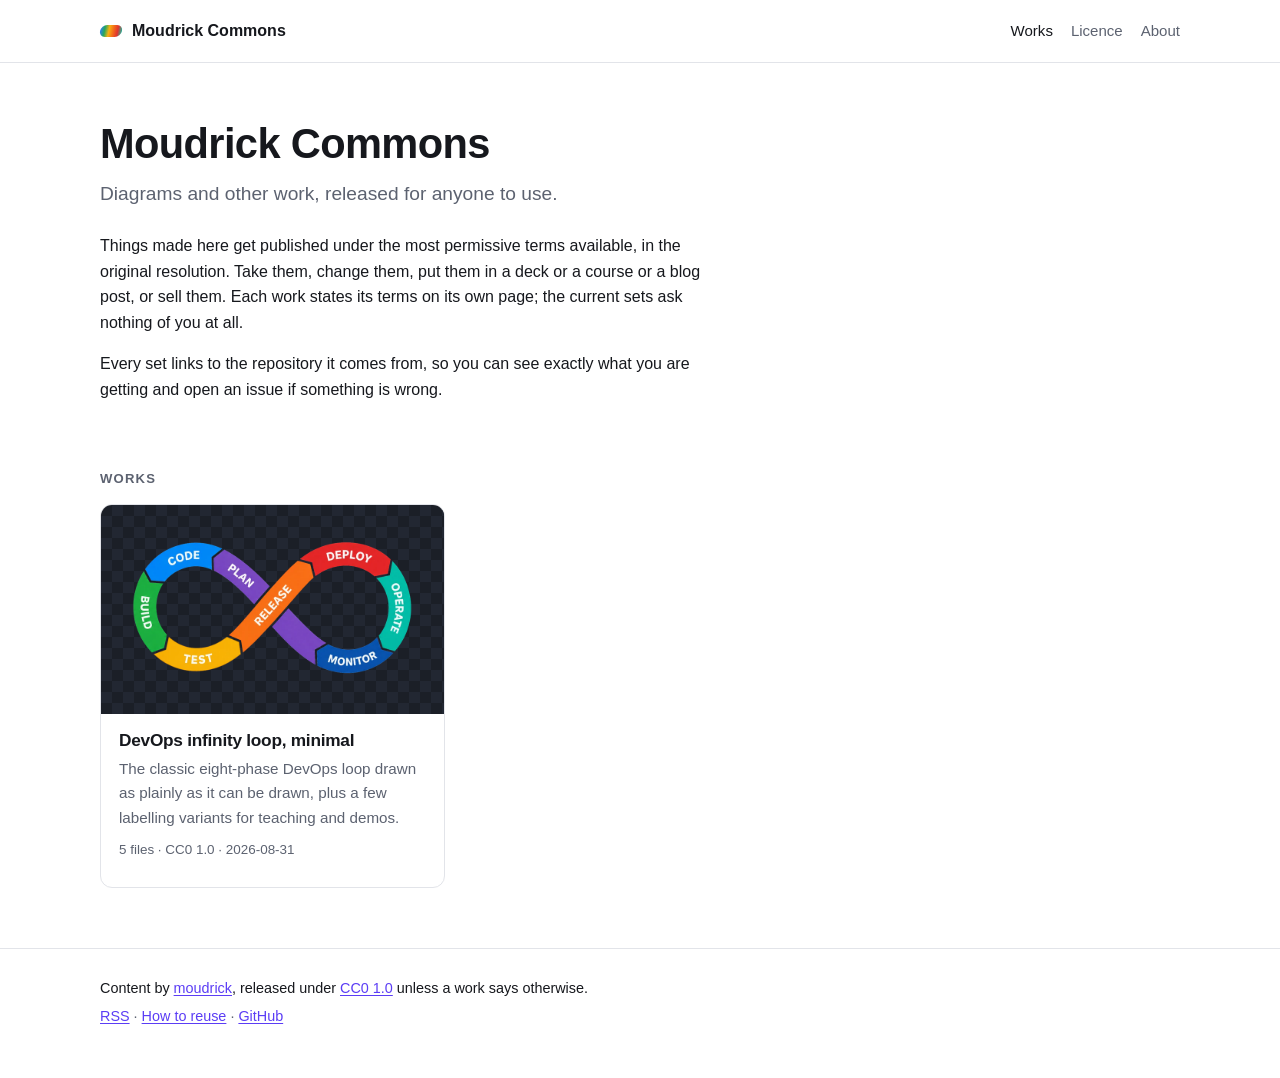
<file: index.html>
<!doctype html>
<html lang="en">
<head>
<meta charset="utf-8">
<meta name="viewport" content="width=device-width, initial-scale=1">
<title>Moudrick Commons</title>
<meta name="description" content="Diagrams and other work by moudrick, released for anyone to use.">
<link rel="canonical" href="https://moudrick-pub.github.io/">
<meta property="og:type" content="website">
<meta property="og:site_name" content="Moudrick Commons">
<meta property="og:title" content="Works">
<meta property="og:description" content="Diagrams and other work by moudrick, released for anyone to use.">
<meta property="og:url" content="https://moudrick-pub.github.io/">
<link rel="alternate" type="application/rss+xml" title="Moudrick Commons" href="/feed.xml">
<link rel="icon" href="/assets/img/favicon.svg" type="image/svg+xml">
<link rel="stylesheet" href="/assets/css/site.css">
</head>
<body>
<a class="skip" href="#main">Skip to content</a>
<header class="masthead">
  <div class="wrap masthead-inner">
    <a class="brand" href="/">
      <span class="brand-mark" aria-hidden="true"></span>
      <span class="brand-text">Moudrick Commons</span>
    </a>
    <nav aria-label="Primary">
      <a href="/" aria-current="page">Works</a>
      <a href="/license/">Licence</a>
      <a href="/about/">About</a>
    </nav>
  </div>
</header>
<main id="main">
<section class="hero">
  <div class="wrap">
    <h1>Moudrick Commons</h1>
    <p class="lede">Diagrams and other work, released for anyone to use.</p>
    <div class="prose"><p>Things made here get published under the most permissive terms available, in
the original resolution. Take them, change them, put them in a deck or a course
or a blog post, or sell them. Each work states its terms on its own page; the
current sets ask nothing of you at all.</p>
<p>Every set links to the repository it comes from, so you can see exactly what
you are getting and open an issue if something is wrong.</p>
</div>
  </div>
</section>

<section class="wrap">
  <h2 class="section-title">Works</h2>
  <ul class="card-grid">
    <li class="card">
      <a class="card-media" href="/works/devops-infinity-loop-min/">
        <img src="/works/devops-infinity-loop-min/thumbs/min/devops-loop-min-plan-first.webp" alt="" loading="lazy" decoding="async"
             width="1672" height="941">
      </a>
      <div class="card-body">
        <h3><a href="/works/devops-infinity-loop-min/">DevOps infinity loop, minimal</a></h3>
        <p>The classic eight-phase DevOps loop drawn as plainly as it can be drawn, plus a few labelling variants for teaching and demos.</p>
        <p class="meta">
          5 files
          &middot; CC0 1.0
          &middot; 2026-08-31
        </p>
      </div>
    </li>
  </ul>
</section>
</main>
<footer class="footer">
  <div class="wrap">
    <p>
      Content by <a href="https://github.com/moudrick-pub">moudrick</a>, released under
      <a href="https://creativecommons.org/publicdomain/zero/1.0/">CC0 1.0</a> unless a work says otherwise.
    </p>
    <p class="muted">
      <a href="/feed.xml">RSS</a> &middot;
      <a href="/license/">How to reuse</a> &middot;
      <a href="https://github.com/moudrick-pub">GitHub</a>
    </p>
  </div>
</footer>
<script src="/assets/js/copy.js" defer></script>
</body>
</html>
</file>
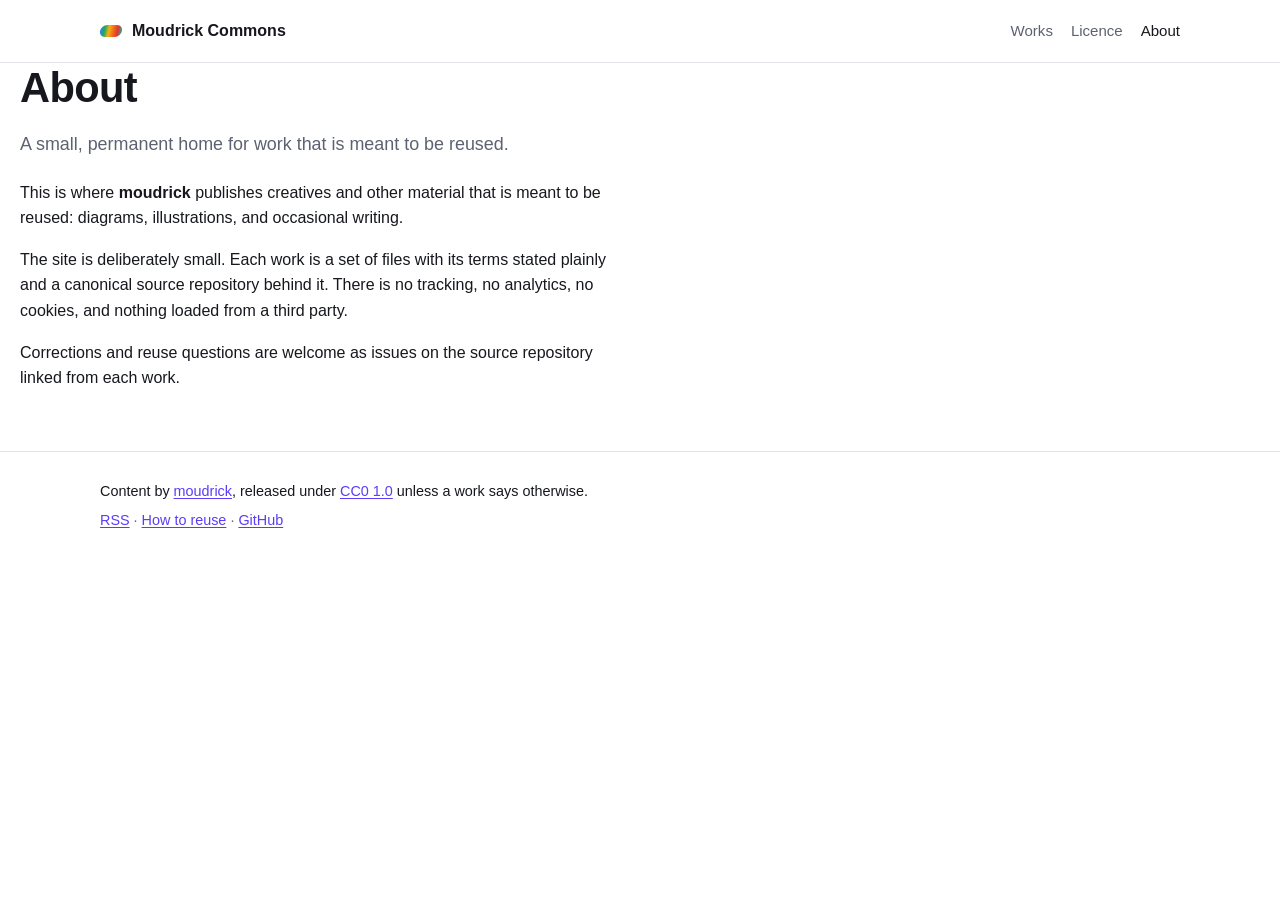
<file: about/index.html>
<!doctype html>
<html lang="en">
<head>
<meta charset="utf-8">
<meta name="viewport" content="width=device-width, initial-scale=1">
<title>About - Moudrick Commons</title>
<meta name="description" content="What this site is and who publishes it.">
<link rel="canonical" href="https://moudrick-pub.github.io/about/">
<meta property="og:type" content="website">
<meta property="og:site_name" content="Moudrick Commons">
<meta property="og:title" content="About">
<meta property="og:description" content="What this site is and who publishes it.">
<meta property="og:url" content="https://moudrick-pub.github.io/about/">
<link rel="alternate" type="application/rss+xml" title="Moudrick Commons" href="/feed.xml">
<link rel="icon" href="/assets/img/favicon.svg" type="image/svg+xml">
<link rel="stylesheet" href="/assets/css/site.css">
</head>
<body>
<a class="skip" href="#main">Skip to content</a>
<header class="masthead">
  <div class="wrap masthead-inner">
    <a class="brand" href="/">
      <span class="brand-mark" aria-hidden="true"></span>
      <span class="brand-text">Moudrick Commons</span>
    </a>
    <nav aria-label="Primary">
      <a href="/">Works</a>
      <a href="/license/">Licence</a>
      <a href="/about/" aria-current="page">About</a>
    </nav>
  </div>
</header>
<main id="main">
<article class="wrap measure-block">
  <h1>About</h1>
<p class="lede">A small, permanent home for work that is meant to be reused.</p>  <div class="prose"><p>This is where <strong>moudrick</strong> publishes creatives and other material that is meant
to be reused: diagrams, illustrations, and occasional writing.</p>
<p>The site is deliberately small. Each work is a set of files with its terms
stated plainly and a canonical source repository behind it. There is no
tracking, no analytics, no cookies, and nothing loaded from a third party.</p>
<p>Corrections and reuse questions are welcome as issues on the source repository
linked from each work.</p>
</div>
</article>
</main>
<footer class="footer">
  <div class="wrap">
    <p>
      Content by <a href="https://github.com/moudrick-pub">moudrick</a>, released under
      <a href="https://creativecommons.org/publicdomain/zero/1.0/">CC0 1.0</a> unless a work says otherwise.
    </p>
    <p class="muted">
      <a href="/feed.xml">RSS</a> &middot;
      <a href="/license/">How to reuse</a> &middot;
      <a href="https://github.com/moudrick-pub">GitHub</a>
    </p>
  </div>
</footer>
<script src="/assets/js/copy.js" defer></script>
</body>
</html>
</file>
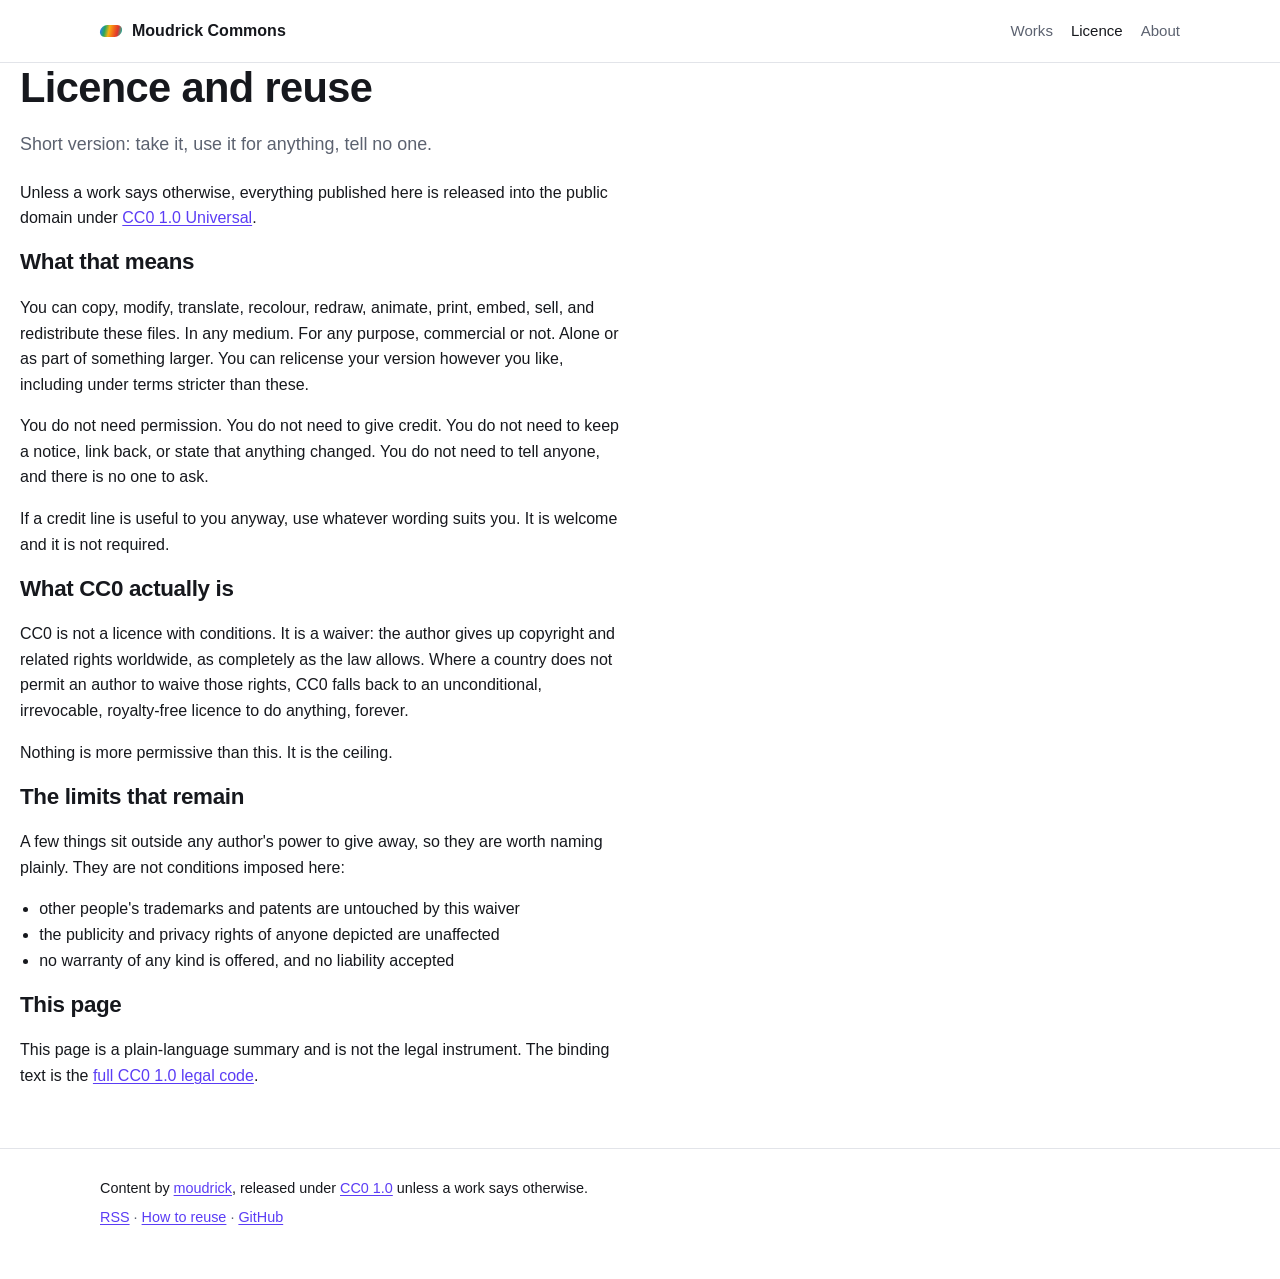
<file: license/index.html>
<!doctype html>
<html lang="en">
<head>
<meta charset="utf-8">
<meta name="viewport" content="width=device-width, initial-scale=1">
<title>Licence and reuse - Moudrick Commons</title>
<meta name="description" content="Everything published here is in the public domain. There is nothing you need to do.">
<link rel="canonical" href="https://moudrick-pub.github.io/license/">
<meta property="og:type" content="website">
<meta property="og:site_name" content="Moudrick Commons">
<meta property="og:title" content="Licence and reuse">
<meta property="og:description" content="Everything published here is in the public domain. There is nothing you need to do.">
<meta property="og:url" content="https://moudrick-pub.github.io/license/">
<link rel="alternate" type="application/rss+xml" title="Moudrick Commons" href="/feed.xml">
<link rel="icon" href="/assets/img/favicon.svg" type="image/svg+xml">
<link rel="stylesheet" href="/assets/css/site.css">
</head>
<body>
<a class="skip" href="#main">Skip to content</a>
<header class="masthead">
  <div class="wrap masthead-inner">
    <a class="brand" href="/">
      <span class="brand-mark" aria-hidden="true"></span>
      <span class="brand-text">Moudrick Commons</span>
    </a>
    <nav aria-label="Primary">
      <a href="/">Works</a>
      <a href="/license/" aria-current="page">Licence</a>
      <a href="/about/">About</a>
    </nav>
  </div>
</header>
<main id="main">
<article class="wrap measure-block">
  <h1>Licence and reuse</h1>
<p class="lede">Short version: take it, use it for anything, tell no one.</p>  <div class="prose"><p>Unless a work says otherwise, everything published here is released into the
public domain under
<a href="https://creativecommons.org/publicdomain/zero/1.0/">CC0 1.0 Universal</a>.</p>
<h2>What that means</h2>
<p>You can copy, modify, translate, recolour, redraw, animate, print, embed, sell,
and redistribute these files. In any medium. For any purpose, commercial or not.
Alone or as part of something larger. You can relicense your version however you
like, including under terms stricter than these.</p>
<p>You do not need permission. You do not need to give credit. You do not need to
keep a notice, link back, or state that anything changed. You do not need to
tell anyone, and there is no one to ask.</p>
<p>If a credit line is useful to you anyway, use whatever wording suits you. It is
welcome and it is not required.</p>
<h2>What CC0 actually is</h2>
<p>CC0 is not a licence with conditions. It is a waiver: the author gives up
copyright and related rights worldwide, as completely as the law allows. Where
a country does not permit an author to waive those rights, CC0 falls back to an
unconditional, irrevocable, royalty-free licence to do anything, forever.</p>
<p>Nothing is more permissive than this. It is the ceiling.</p>
<h2>The limits that remain</h2>
<p>A few things sit outside any author's power to give away, so they are worth
naming plainly. They are not conditions imposed here:</p>
<ul>
<li>other people's trademarks and patents are untouched by this waiver</li>
<li>the publicity and privacy rights of anyone depicted are unaffected</li>
<li>no warranty of any kind is offered, and no liability accepted</li>
</ul>
<h2>This page</h2>
<p>This page is a plain-language summary and is not the legal instrument. The
binding text is the
<a href="https://creativecommons.org/publicdomain/zero/1.0/legalcode">full CC0 1.0 legal code</a>.</p>
</div>
</article>
</main>
<footer class="footer">
  <div class="wrap">
    <p>
      Content by <a href="https://github.com/moudrick-pub">moudrick</a>, released under
      <a href="https://creativecommons.org/publicdomain/zero/1.0/">CC0 1.0</a> unless a work says otherwise.
    </p>
    <p class="muted">
      <a href="/feed.xml">RSS</a> &middot;
      <a href="/license/">How to reuse</a> &middot;
      <a href="https://github.com/moudrick-pub">GitHub</a>
    </p>
  </div>
</footer>
<script src="/assets/js/copy.js" defer></script>
</body>
</html>
</file>
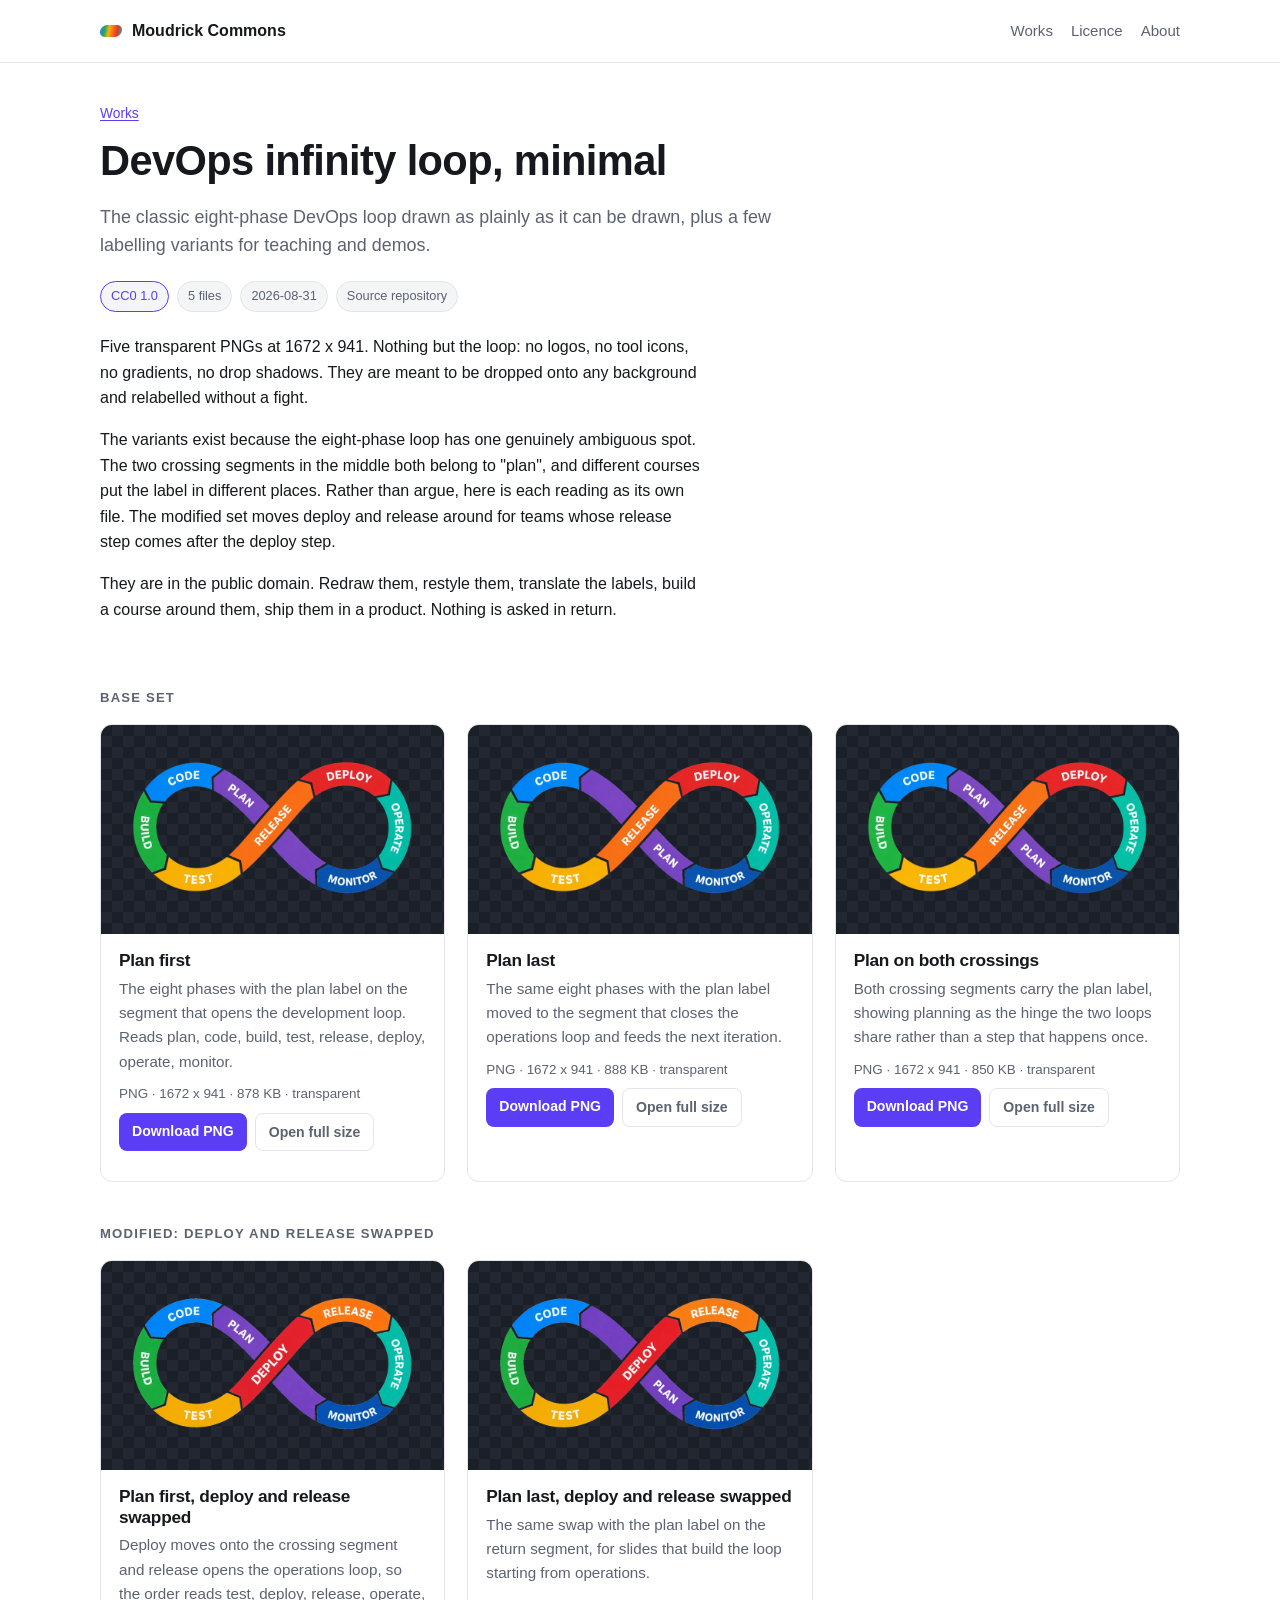
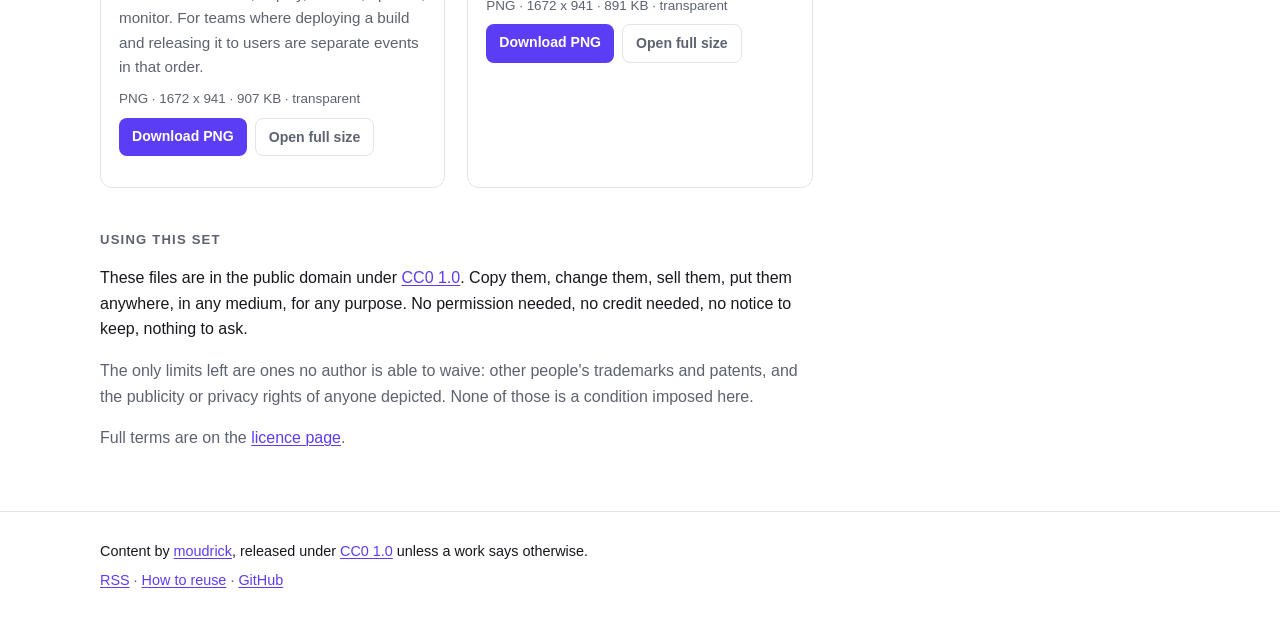
<file: works/devops-infinity-loop-min/index.html>
<!doctype html>
<html lang="en">
<head>
<meta charset="utf-8">
<meta name="viewport" content="width=device-width, initial-scale=1">
<title>DevOps infinity loop, minimal - Moudrick Commons</title>
<meta name="description" content="The classic eight-phase DevOps loop drawn as plainly as it can be drawn, plus a few labelling variants for teaching and demos.">
<link rel="canonical" href="https://moudrick-pub.github.io/works/devops-infinity-loop-min/">
<meta property="og:type" content="website">
<meta property="og:site_name" content="Moudrick Commons">
<meta property="og:title" content="DevOps infinity loop, minimal">
<meta property="og:description" content="The classic eight-phase DevOps loop drawn as plainly as it can be drawn, plus a few labelling variants for teaching and demos.">
<meta property="og:url" content="https://moudrick-pub.github.io/works/devops-infinity-loop-min/">
<meta property="og:image" content="https://moudrick-pub.github.io/works/devops-infinity-loop-min/og.png">
<meta name="twitter:card" content="summary_large_image">
<link rel="alternate" type="application/rss+xml" title="Moudrick Commons" href="/feed.xml">
<link rel="icon" href="/assets/img/favicon.svg" type="image/svg+xml">
<link rel="stylesheet" href="/assets/css/site.css">
</head>
<body>
<a class="skip" href="#main">Skip to content</a>
<header class="masthead">
  <div class="wrap masthead-inner">
    <a class="brand" href="/">
      <span class="brand-mark" aria-hidden="true"></span>
      <span class="brand-text">Moudrick Commons</span>
    </a>
    <nav aria-label="Primary">
      <a href="/">Works</a>
      <a href="/license/">Licence</a>
      <a href="/about/">About</a>
    </nav>
  </div>
</header>
<main id="main">
<article>
<header class="work-head">
  <div class="wrap">
    <div class="measure">
    <p class="crumb"><a href="/">Works</a></p>
    <h1>DevOps infinity loop, minimal</h1>
    <p class="lede">The classic eight-phase DevOps loop drawn as plainly as it can be drawn, plus a few labelling variants for teaching and demos.</p>
    <p class="badges">
      <a class="badge badge-license" href="https://creativecommons.org/publicdomain/zero/1.0/">CC0 1.0</a>
      <span class="badge">5 files</span>
      <span class="badge">2026-08-31</span>
      <a class="badge" href="https://github.com/moudrick-pub/devops-infinity-loop-min">Source repository</a>
    </p>
<div class="prose"><p>Five transparent PNGs at 1672 x 941. Nothing but the loop: no logos, no tool
icons, no gradients, no drop shadows. They are meant to be dropped onto any
background and relabelled without a fight.</p>
<p>The variants exist because the eight-phase loop has one genuinely ambiguous
spot. The two crossing segments in the middle both belong to &quot;plan&quot;, and
different courses put the label in different places. Rather than argue, here is
each reading as its own file. The modified set moves deploy and release around
for teams whose release step comes after the deploy step.</p>
<p>They are in the public domain. Redraw them, restyle them, translate the labels,
build a course around them, ship them in a product. Nothing is asked in return.</p>
</div>    </div>
  </div>
</header>

<section class="wrap">
<h2 class="section-title">Base set</h2>  <ul class="work-grid">
    <li class="work" id="plan-first">
      <a class="work-media" href="/works/devops-infinity-loop-min/files/min/devops-loop-min-plan-first.png">
        <img src="/works/devops-infinity-loop-min/thumbs/min/devops-loop-min-plan-first.webp" alt="The eight phases with the plan label on the segment that opens the development loop. Reads plan, code, build, test, release, deploy, operate, monitor." loading="lazy" decoding="async"
             width="1672" height="941">
      </a>
      <div class="work-body">
        <h3><a href="#plan-first" class="anchor">Plan first</a></h3>
<p>The eight phases with the plan label on the segment that opens the development loop. Reads plan, code, build, test, release, deploy, operate, monitor.</p>        <p class="meta">PNG &middot; 1672 x 941 &middot; 878 KB &middot; transparent</p>
        <p class="actions">
          <a class="button" href="/works/devops-infinity-loop-min/files/min/devops-loop-min-plan-first.png" download>Download PNG</a>
          <a class="button button-quiet" href="/works/devops-infinity-loop-min/files/min/devops-loop-min-plan-first.png">Open full size</a>
        </p>
      </div>
    </li>
    <li class="work" id="plan-last">
      <a class="work-media" href="/works/devops-infinity-loop-min/files/min/devops-loop-min-plan-last.png">
        <img src="/works/devops-infinity-loop-min/thumbs/min/devops-loop-min-plan-last.webp" alt="The same eight phases with the plan label moved to the segment that closes the operations loop and feeds the next iteration." loading="lazy" decoding="async"
             width="1672" height="941">
      </a>
      <div class="work-body">
        <h3><a href="#plan-last" class="anchor">Plan last</a></h3>
<p>The same eight phases with the plan label moved to the segment that closes the operations loop and feeds the next iteration.</p>        <p class="meta">PNG &middot; 1672 x 941 &middot; 888 KB &middot; transparent</p>
        <p class="actions">
          <a class="button" href="/works/devops-infinity-loop-min/files/min/devops-loop-min-plan-last.png" download>Download PNG</a>
          <a class="button button-quiet" href="/works/devops-infinity-loop-min/files/min/devops-loop-min-plan-last.png">Open full size</a>
        </p>
      </div>
    </li>
    <li class="work" id="plan-both">
      <a class="work-media" href="/works/devops-infinity-loop-min/files/min/devops-loop-min-plan-both.png">
        <img src="/works/devops-infinity-loop-min/thumbs/min/devops-loop-min-plan-both.webp" alt="Both crossing segments carry the plan label, showing planning as the hinge the two loops share rather than a step that happens once." loading="lazy" decoding="async"
             width="1672" height="941">
      </a>
      <div class="work-body">
        <h3><a href="#plan-both" class="anchor">Plan on both crossings</a></h3>
<p>Both crossing segments carry the plan label, showing planning as the hinge the two loops share rather than a step that happens once.</p>        <p class="meta">PNG &middot; 1672 x 941 &middot; 850 KB &middot; transparent</p>
        <p class="actions">
          <a class="button" href="/works/devops-infinity-loop-min/files/min/devops-loop-min-plan-both.png" download>Download PNG</a>
          <a class="button button-quiet" href="/works/devops-infinity-loop-min/files/min/devops-loop-min-plan-both.png">Open full size</a>
        </p>
      </div>
    </li>
  </ul>
</section>
<section class="wrap">
<h2 class="section-title">Modified: deploy and release swapped</h2>  <ul class="work-grid">
    <li class="work" id="plan-first-swap-deploy-release">
      <a class="work-media" href="/works/devops-infinity-loop-min/files/min/modified/swap-deploy-release/devops-loop-min-plan-first-swap-deploy-release.png">
        <img src="/works/devops-infinity-loop-min/thumbs/min/modified/swap-deploy-release/devops-loop-min-plan-first-swap-deploy-release.webp" alt="Deploy moves onto the crossing segment and release opens the operations loop, so the order reads test, deploy, release, operate, monitor. For teams where deploying a build and releasing it to users are separate events in that order." loading="lazy" decoding="async"
             width="1672" height="941">
      </a>
      <div class="work-body">
        <h3><a href="#plan-first-swap-deploy-release" class="anchor">Plan first, deploy and release swapped</a></h3>
<p>Deploy moves onto the crossing segment and release opens the operations loop, so the order reads test, deploy, release, operate, monitor. For teams where deploying a build and releasing it to users are separate events in that order.</p>        <p class="meta">PNG &middot; 1672 x 941 &middot; 907 KB &middot; transparent</p>
        <p class="actions">
          <a class="button" href="/works/devops-infinity-loop-min/files/min/modified/swap-deploy-release/devops-loop-min-plan-first-swap-deploy-release.png" download>Download PNG</a>
          <a class="button button-quiet" href="/works/devops-infinity-loop-min/files/min/modified/swap-deploy-release/devops-loop-min-plan-first-swap-deploy-release.png">Open full size</a>
        </p>
      </div>
    </li>
    <li class="work" id="plan-last-swap-deploy-release">
      <a class="work-media" href="/works/devops-infinity-loop-min/files/min/modified/swap-deploy-release/devops-loop-min-plan-last-swap-deploy-release.png">
        <img src="/works/devops-infinity-loop-min/thumbs/min/modified/swap-deploy-release/devops-loop-min-plan-last-swap-deploy-release.webp" alt="The same swap with the plan label on the return segment, for slides that build the loop starting from operations." loading="lazy" decoding="async"
             width="1672" height="941">
      </a>
      <div class="work-body">
        <h3><a href="#plan-last-swap-deploy-release" class="anchor">Plan last, deploy and release swapped</a></h3>
<p>The same swap with the plan label on the return segment, for slides that build the loop starting from operations.</p>        <p class="meta">PNG &middot; 1672 x 941 &middot; 891 KB &middot; transparent</p>
        <p class="actions">
          <a class="button" href="/works/devops-infinity-loop-min/files/min/modified/swap-deploy-release/devops-loop-min-plan-last-swap-deploy-release.png" download>Download PNG</a>
          <a class="button button-quiet" href="/works/devops-infinity-loop-min/files/min/modified/swap-deploy-release/devops-loop-min-plan-last-swap-deploy-release.png">Open full size</a>
        </p>
      </div>
    </li>
  </ul>
</section>

<section class="wrap">
  <div class="measure">
  <h2 class="section-title">Using this set</h2>
  <p>
    These files are in the public domain under <a href="https://creativecommons.org/publicdomain/zero/1.0/">CC0 1.0</a>. Copy them, change
    them, sell them, put them anywhere, in any medium, for any purpose. No permission needed, no credit
    needed, no notice to keep, nothing to ask.
  </p>
  <p class="muted">
    The only limits left are ones no author is able to waive: other people's trademarks and patents, and
    the publicity or privacy rights of anyone depicted. None of those is a condition imposed here.
  </p>
  <p class="muted">Full terms are on the <a href="/license/">licence page</a>.</p>
  </div>
</section>
</article>
</main>
<footer class="footer">
  <div class="wrap">
    <p>
      Content by <a href="https://github.com/moudrick-pub">moudrick</a>, released under
      <a href="https://creativecommons.org/publicdomain/zero/1.0/">CC0 1.0</a> unless a work says otherwise.
    </p>
    <p class="muted">
      <a href="/feed.xml">RSS</a> &middot;
      <a href="/license/">How to reuse</a> &middot;
      <a href="https://github.com/moudrick-pub">GitHub</a>
    </p>
  </div>
</footer>
<script src="/assets/js/copy.js" defer></script>
</body>
</html>
</file>
<file: assets/css/site.css>
/* Moudrick Commons. One stylesheet, no framework, no CDN. */

:root {
  --bg: #ffffff;
  --bg-sunken: #f4f5f7;
  --fg: #16181d;
  --fg-muted: #5c6270;
  --border: #e2e4e9;
  --accent: #5b3df5;
  --accent-fg: #ffffff;
  --tile: #1b1f27;
  --tile-alt: #222732;
  --radius: 12px;
  --wrap: 1120px;
  --font: -apple-system, BlinkMacSystemFont, "Segoe UI", Roboto, Helvetica, Arial, sans-serif;
  --mono: ui-monospace, SFMono-Regular, "SF Mono", Menlo, Consolas, monospace;
}

@media (prefers-color-scheme: dark) {
  :root {
    --bg: #101216;
    --bg-sunken: #171a20;
    --fg: #e8eaef;
    --fg-muted: #9aa1b1;
    --border: #262a33;
    --accent: #9b87ff;
    --accent-fg: #14121f;
  }
}

* { box-sizing: border-box; }

html { -webkit-text-size-adjust: 100%; }

body {
  margin: 0;
  background: var(--bg);
  color: var(--fg);
  font-family: var(--font);
  font-size: 16px;
  line-height: 1.6;
}

a { color: var(--accent); text-decoration-thickness: 1px; text-underline-offset: 2px; }
a:hover { text-decoration-thickness: 2px; }

img { max-width: 100%; height: auto; }

h1, h2, h3 { line-height: 1.2; letter-spacing: -0.015em; }
h1 { font-size: clamp(1.9rem, 4vw, 2.6rem); margin: 0 0 0.4em; }
h2 { font-size: 1.4rem; }
h3 { font-size: 1.08rem; margin: 0 0 0.35em; }

code { font-family: var(--mono); font-size: 0.86em; }

.wrap { max-width: var(--wrap); margin: 0 auto; padding: 0 20px; }
.measure { max-width: 720px; }
.measure-block { max-width: 760px; margin-left: 0; }
.muted { color: var(--fg-muted); }
.lede { font-size: 1.12rem; color: var(--fg-muted); margin: 0 0 1.2em; }

.skip {
  position: absolute; left: -9999px; top: 0;
  background: var(--accent); color: var(--accent-fg); padding: 10px 16px; z-index: 10;
}
.skip:focus { left: 0; }

/* header */
.masthead { border-bottom: 1px solid var(--border); background: var(--bg); }
.masthead-inner { display: flex; align-items: center; justify-content: space-between; gap: 20px; height: 62px; }
.brand { display: inline-flex; align-items: center; gap: 10px; color: var(--fg); text-decoration: none; font-weight: 650; }
.brand-mark {
  width: 22px; height: 12px; border-radius: 999px;
  background: linear-gradient(90deg, #2f7ff0 0%, #24a75c 20%, #f5b013 40%, #f36c1a 60%, #e0342f 80%, #22b39a 100%);
  transform: skewX(-12deg);
}
.masthead nav { display: flex; gap: 18px; }
.masthead nav a { color: var(--fg-muted); text-decoration: none; font-size: 0.94rem; }
.masthead nav a:hover, .masthead nav a[aria-current="page"] { color: var(--fg); }

/* hero */
.hero { padding: 56px 0 8px; }
.hero h1 { margin-bottom: 0.25em; }
.hero .lede { font-size: 1.2rem; max-width: 60ch; }
.prose { max-width: 68ch; }
.prose p { margin: 0 0 1em; }
.prose ul { padding-left: 1.2em; }

.section-title {
  margin: 44px 0 18px;
  font-size: 0.82rem; letter-spacing: 0.09em; text-transform: uppercase; color: var(--fg-muted);
}

/* collection cards on the home page */
.card-grid, .work-grid { list-style: none; margin: 0 0 40px; padding: 0; display: grid; gap: 22px; }
.card-grid { grid-template-columns: repeat(auto-fill, minmax(300px, 1fr)); }
.work-grid { grid-template-columns: repeat(auto-fill, minmax(340px, 1fr)); }

.card, .work {
  border: 1px solid var(--border); border-radius: var(--radius); overflow: hidden; background: var(--bg);
  display: flex; flex-direction: column;
}
.card-body, .work-body { flex: 1 1 auto; display: flex; flex-direction: column; }
.attrib { margin-top: auto; }
.card-media, .work-media {
  display: block; padding: 18px;
  background-color: var(--tile);
  background-image:
    linear-gradient(45deg, var(--tile-alt) 25%, transparent 25%),
    linear-gradient(-45deg, var(--tile-alt) 25%, transparent 25%),
    linear-gradient(45deg, transparent 75%, var(--tile-alt) 75%),
    linear-gradient(-45deg, transparent 75%, var(--tile-alt) 75%);
  background-size: 22px 22px;
  background-position: 0 0, 0 11px, 11px -11px, -11px 0;
}
.card-media img, .work-media img { display: block; width: 100%; height: auto; }
.card-body, .work-body { padding: 16px 18px 18px; }
.card-body p, .work-body p { margin: 0 0 0.6em; color: var(--fg-muted); font-size: 0.95rem; }
.card-body h3 a, .work-body h3 a { color: var(--fg); text-decoration: none; }
.card-body h3 a:hover, .work-body h3 a:hover { color: var(--accent); }
.meta { font-size: 0.84rem !important; }

/* work page header */
.work-head { padding: 40px 0 8px; }
.crumb { font-size: 0.86rem; margin: 0 0 0.8em; }
.badges { display: flex; flex-wrap: wrap; gap: 8px; margin: 0 0 1.4em; }
.badge {
  display: inline-block; padding: 4px 10px; border-radius: 999px;
  border: 1px solid var(--border); background: var(--bg-sunken);
  font-size: 0.8rem; color: var(--fg-muted); text-decoration: none;
}
a.badge:hover { color: var(--fg); border-color: var(--fg-muted); }
.badge-license { border-color: var(--accent); color: var(--accent); }

/* buttons */
.actions { display: flex; flex-wrap: wrap; gap: 8px; margin: 0 0 0.8em !important; }
.button {
  display: inline-block; padding: 7px 13px; border-radius: 8px;
  background: var(--accent); color: var(--accent-fg);
  font-size: 0.88rem; text-decoration: none; font-weight: 550;
}
.button:hover { filter: brightness(1.08); }
.button-quiet { background: transparent; color: var(--fg-muted); border: 1px solid var(--border); }
.button-quiet:hover { color: var(--fg); border-color: var(--fg-muted); filter: none; }

/* attribution */
.attrib { border-top: 1px solid var(--border); padding-top: 10px; }
.attrib summary { cursor: pointer; font-size: 0.88rem; color: var(--fg-muted); }
.attrib summary:hover { color: var(--fg); }
.attrib-body { display: grid; gap: 10px; margin-top: 12px; }
.attrib-body.standalone { margin: 18px 0 14px; }
.attrib-row {
  display: grid; grid-template-columns: 84px 1fr auto; gap: 10px; align-items: start;
  background: var(--bg-sunken); border: 1px solid var(--border); border-radius: 8px; padding: 10px 12px;
}
.attrib-label { font-size: 0.74rem; text-transform: uppercase; letter-spacing: 0.06em; color: var(--fg-muted); padding-top: 3px; }
.attrib-row code { word-break: break-word; color: var(--fg); }
.copy {
  border: 1px solid var(--border); background: var(--bg); color: var(--fg-muted);
  border-radius: 6px; padding: 4px 10px; font-size: 0.78rem; cursor: pointer; font-family: inherit;
}
.copy:hover { color: var(--fg); border-color: var(--fg-muted); }
.copy[data-copied="true"] { color: var(--accent); border-color: var(--accent); }

@media (max-width: 560px) {
  .attrib-row { grid-template-columns: 1fr; }
  .masthead-inner { height: auto; padding-top: 12px; padding-bottom: 12px; flex-wrap: wrap; }
}

/* footer */
.footer { border-top: 1px solid var(--border); margin-top: 60px; padding: 28px 0 44px; font-size: 0.9rem; }
.footer p { margin: 0 0 0.4em; }
</file>
